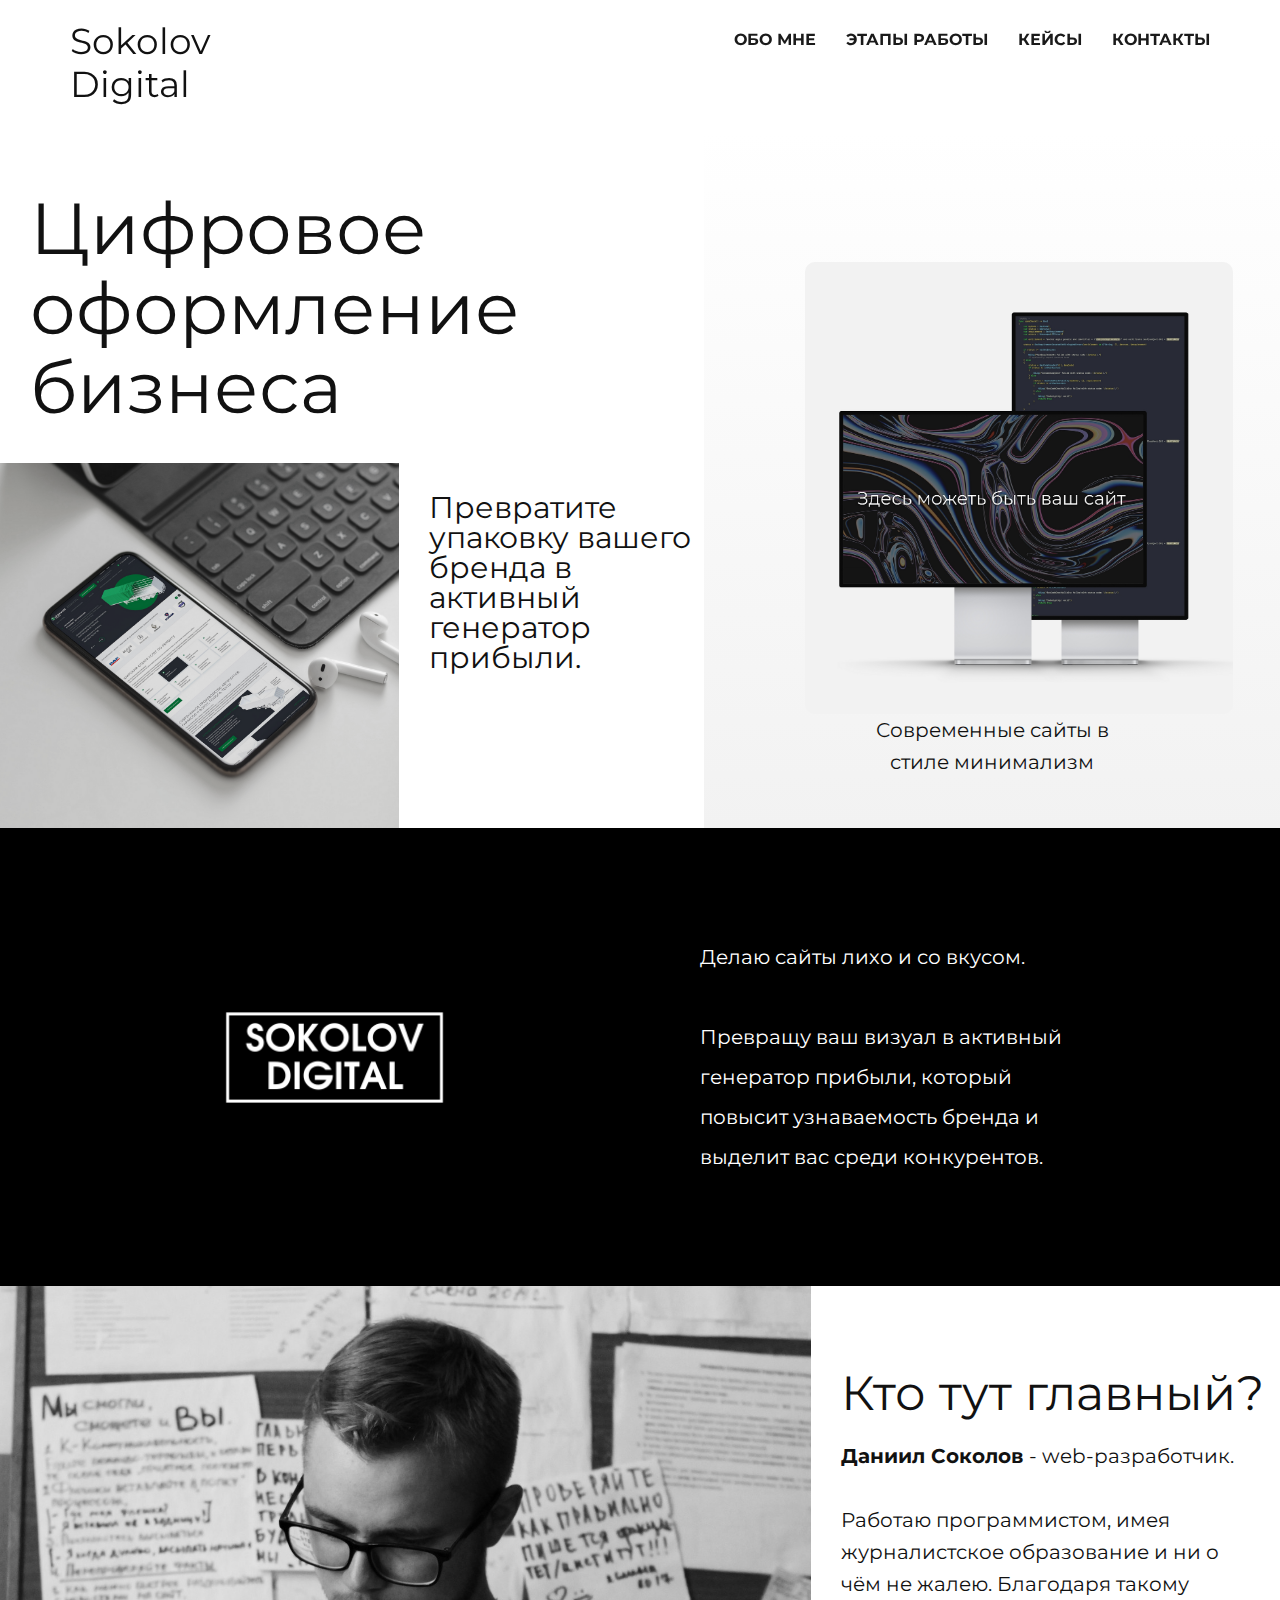
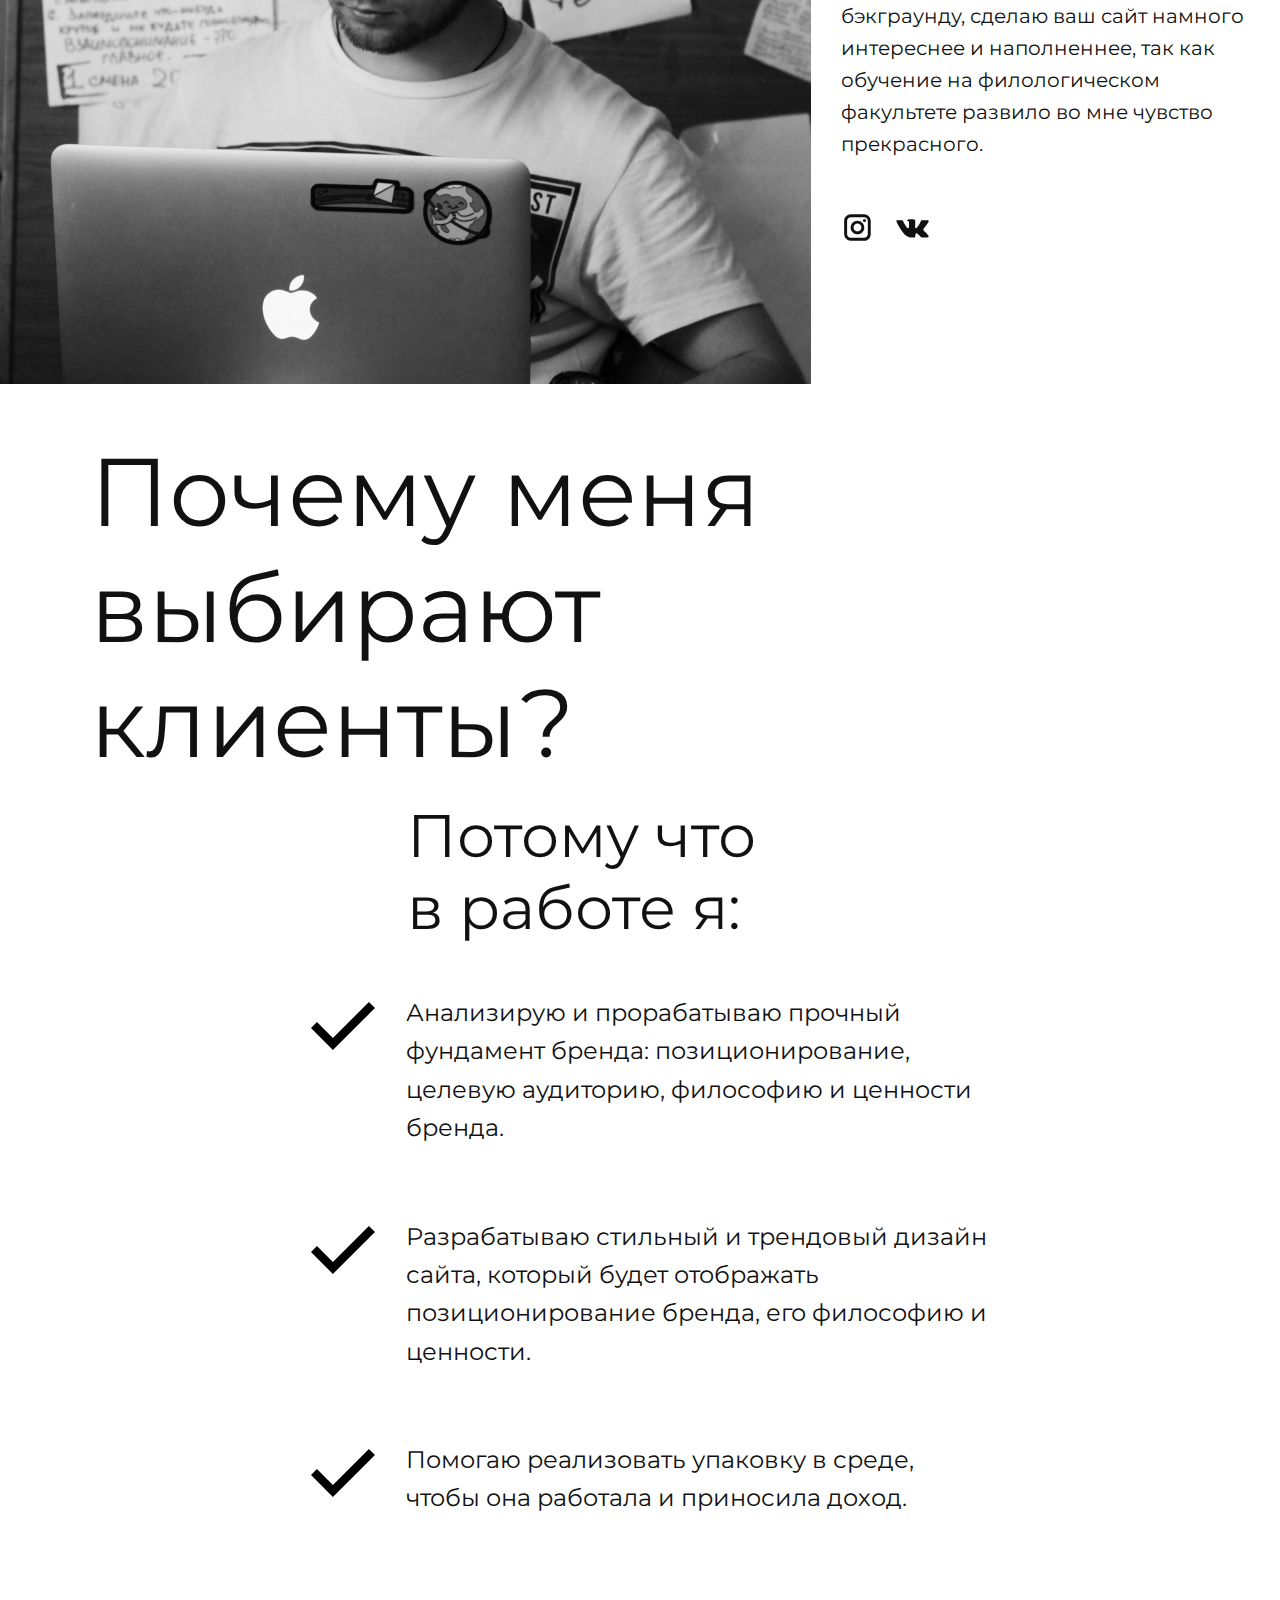
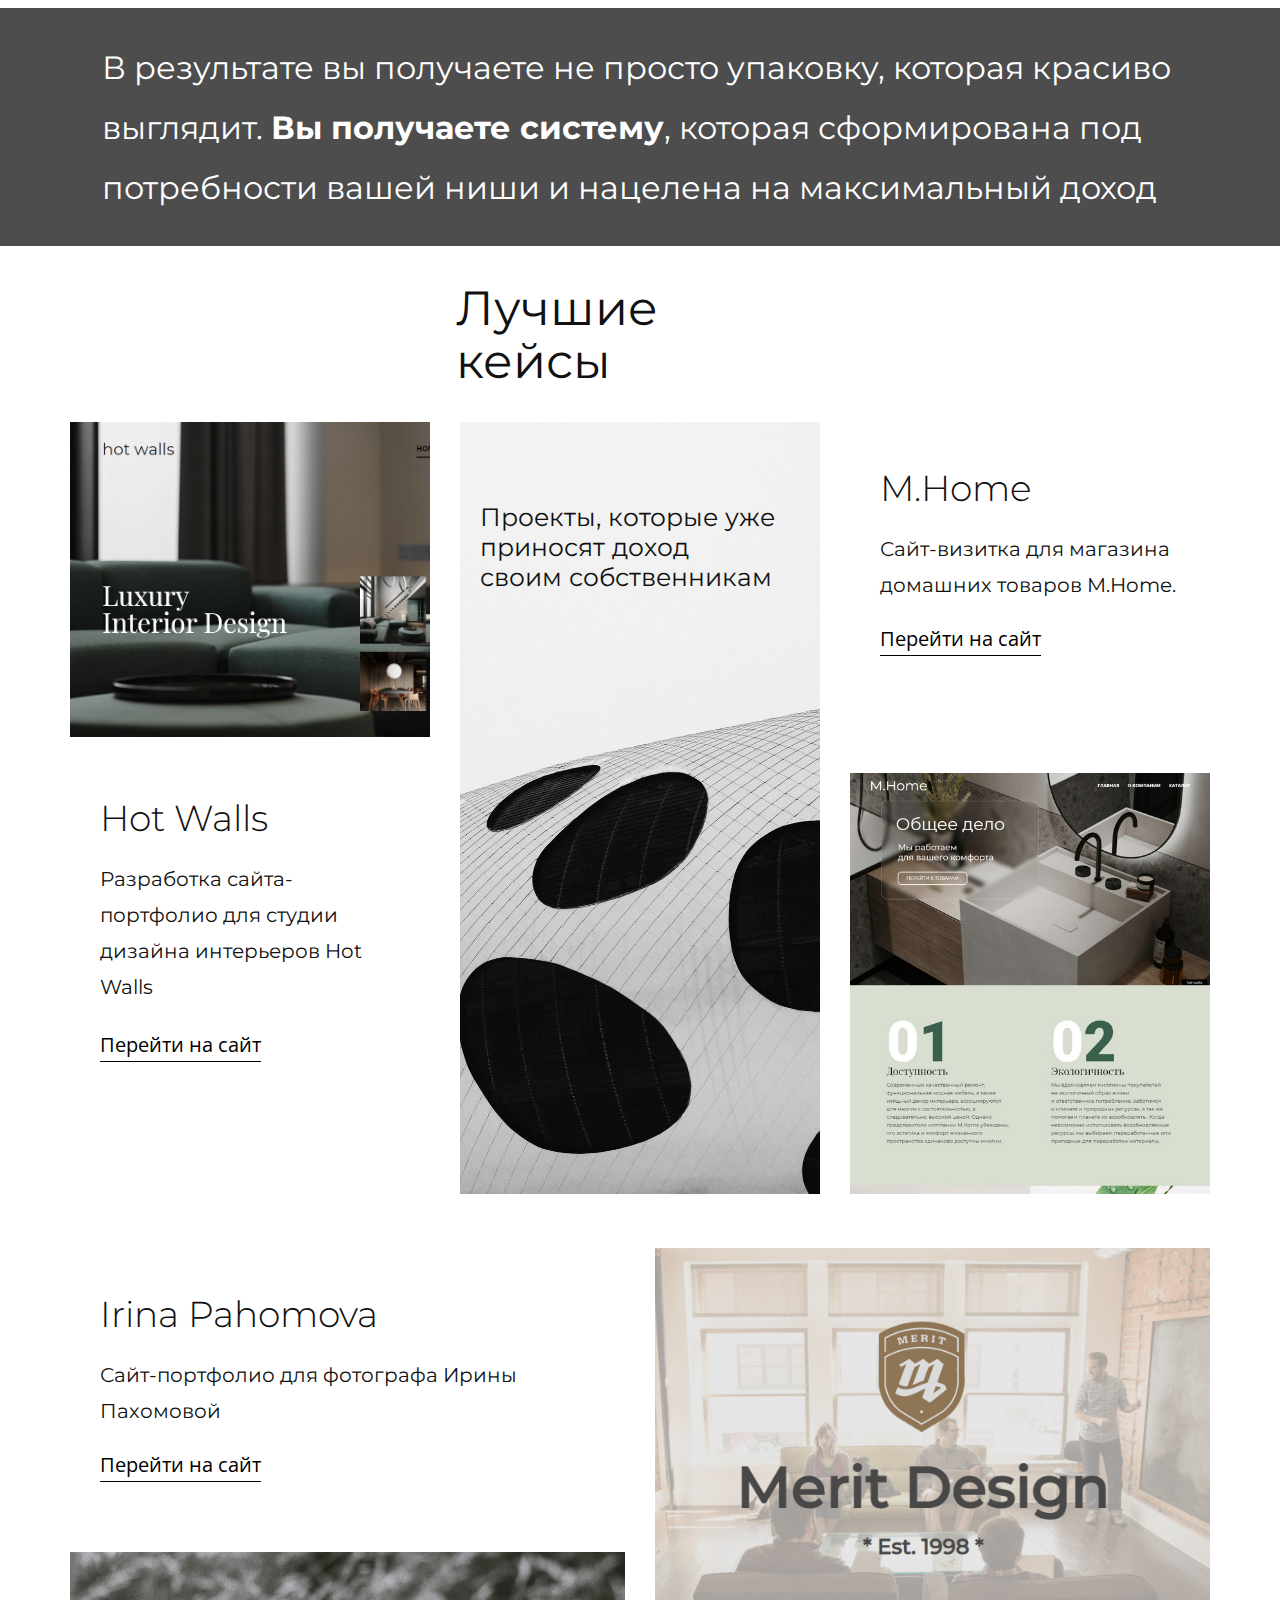
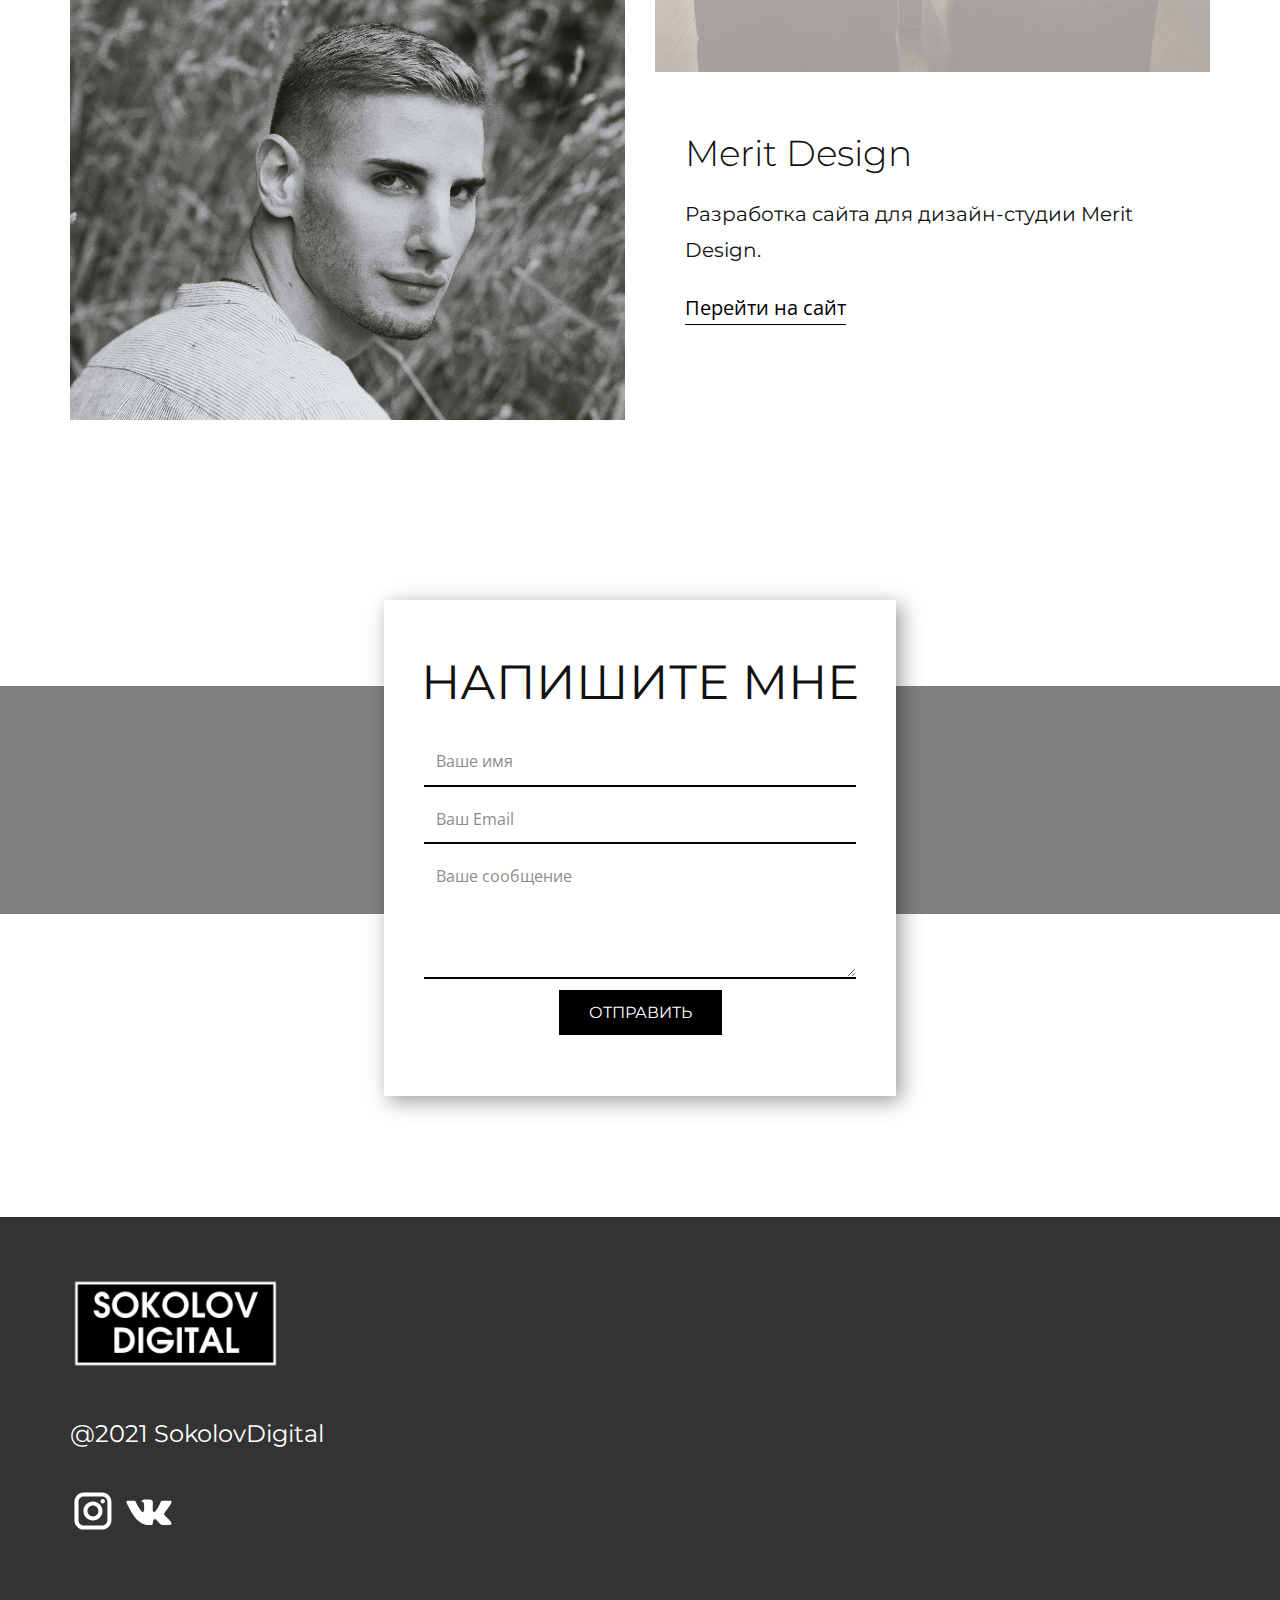
<file: index.html>
<!DOCTYPE html>
<html style="font-size: 16px;">
  <head>
    <meta name="viewport" content="width=device-width, initial-scale=1.0">
    <meta charset="utf-8">
    <meta name="keywords" content="Цифровая упаковка бизнеса​, New day,New creative things., Modern Design, Social Economy Month, Premium DesignAmazing PhotoCreative IdeasUnique Strategy, Welcome to Design Studio">
    <meta name="description" content="">
    <meta name="page_type" content="np-template-header-footer-from-plugin">
    <title>Digital Sokolov</title>
    <link rel="stylesheet" href="nicepage.css" media="screen">
<link rel="stylesheet" href="Digital-Sokolov.css" media="screen">
    <script class="u-script" type="text/javascript" src="jquery.js" defer=""></script>
    <script class="u-script" type="text/javascript" src="nicepage.js" defer=""></script>
    <meta name="generator" content="Nicepage 3.6.2, nicepage.com">
    <link id="u-theme-google-font" rel="stylesheet" href="https://fonts.googleapis.com/css?family=Roboto:100,100i,300,300i,400,400i,500,500i,700,700i,900,900i|Open+Sans:300,300i,400,400i,600,600i,700,700i,800,800i">
    <link id="u-page-google-font" rel="stylesheet" href="https://fonts.googleapis.com/css?family=Montserrat:100,100i,200,200i,300,300i,400,400i,500,500i,600,600i,700,700i,800,800i,900,900i">
    
    
    
    
    
    
    
    
    
    
    <script type="application/ld+json">{
		"@context": "http://schema.org",
		"@type": "Organization",
		"name": "",
		"url": "index.html",
		"sameAs": [
				"https://www.instagram.com/digital_sokolov/",
				"https://vk.com/food_tamer"
		]
}</script>
    <meta property="og:title" content="Digital Sokolov">
    <meta property="og:type" content="website">
    <meta name="theme-color" content="#478ac9">
    <link rel="canonical" href="index.html">
    <meta property="og:url" content="index.html">
  </head>
  <body class="u-body"><header class="u-clearfix u-header u-sticky u-header" id="sec-a162"><div class="u-clearfix u-sheet u-sheet-1">
        <nav class="u-menu u-menu-dropdown u-offcanvas u-menu-1">
          <div class="menu-collapse u-custom-font u-font-montserrat" style="font-size: 1rem; letter-spacing: 0px; text-transform: uppercase; font-weight: 700;">
            <a class="u-button-style u-custom-active-border-color u-custom-active-color u-custom-border u-custom-border-color u-custom-borders u-custom-hover-border-color u-custom-hover-color u-custom-left-right-menu-spacing u-custom-padding-bottom u-custom-text-active-color u-custom-text-color u-custom-text-hover-color u-custom-top-bottom-menu-spacing u-nav-link u-text-active-palette-1-base u-text-hover-palette-2-base" href="#">
              <svg><use xmlns:xlink="http://www.w3.org/1999/xlink" xlink:href="#menu-hamburger"></use></svg>
              <svg version="1.1" xmlns="http://www.w3.org/2000/svg" xmlns:xlink="http://www.w3.org/1999/xlink"><defs><symbol id="menu-hamburger" viewBox="0 0 16 16" style="width: 16px; height: 16px;"><rect y="1" width="16" height="2"></rect><rect y="7" width="16" height="2"></rect><rect y="13" width="16" height="2"></rect>
</symbol>
</defs></svg>
            </a>
          </div>
          <div class="u-custom-menu u-nav-container">
            <ul class="u-custom-font u-font-montserrat u-nav u-spacing-30 u-unstyled u-nav-1"><li class="u-nav-item"><a class="u-border-2 u-border-active-grey-90 u-border-hover-grey-50 u-border-no-left u-border-no-right u-border-no-top u-button-style u-nav-link u-text-active-grey-90 u-text-grey-90 u-text-hover-grey-90" href="#carousel_c4c9" style="padding: 10px 0px;">Обо мне</a>
</li><li class="u-nav-item"><a class="u-border-2 u-border-active-grey-90 u-border-hover-grey-50 u-border-no-left u-border-no-right u-border-no-top u-button-style u-nav-link u-text-active-grey-90 u-text-grey-90 u-text-hover-grey-90" href="#carousel_215f" style="padding: 10px 0px;">Этапы работы</a>
</li><li class="u-nav-item"><a class="u-border-2 u-border-active-grey-90 u-border-hover-grey-50 u-border-no-left u-border-no-right u-border-no-top u-button-style u-nav-link u-text-active-grey-90 u-text-grey-90 u-text-hover-grey-90" href="#carousel_6a3f" style="padding: 10px 0px;">Кейсы</a>
</li><li class="u-nav-item"><a class="u-border-2 u-border-active-grey-90 u-border-hover-grey-50 u-border-no-left u-border-no-right u-border-no-top u-button-style u-nav-link u-text-active-grey-90 u-text-grey-90 u-text-hover-grey-90" href="#carousel_3c44" style="padding: 10px 0px;">Контакты</a>
</li></ul>
          </div>
          <div class="u-custom-menu u-nav-container-collapse">
            <div class="u-black u-container-style u-inner-container-layout u-opacity u-opacity-95 u-sidenav">
              <div class="u-sidenav-overflow">
                <div class="u-menu-close"></div>
                <ul class="u-align-center u-nav u-popupmenu-items u-unstyled u-nav-2"><li class="u-nav-item"><a class="u-button-style u-nav-link" href="#carousel_c4c9" style="padding: 10px 0px;">Обо мне</a>
</li><li class="u-nav-item"><a class="u-button-style u-nav-link" href="#carousel_215f" style="padding: 10px 0px;">Этапы работы</a>
</li><li class="u-nav-item"><a class="u-button-style u-nav-link" href="#carousel_6a3f" style="padding: 10px 0px;">Кейсы</a>
</li><li class="u-nav-item"><a class="u-button-style u-nav-link" href="#carousel_3c44" style="padding: 10px 0px;">Контакты</a>
</li></ul>
              </div>
            </div>
            <div class="u-black u-menu-overlay u-opacity u-opacity-70"></div>
          </div>
        </nav>
        <h3 class="u-custom-font u-font-montserrat u-text u-text-1">Sokolov Digital</h3>
      </div></header>
    <section class="u-clearfix u-section-1" id="carousel_e92b">
      <div class="u-clearfix u-expanded-width u-layout-wrap u-layout-wrap-1">
        <div class="u-layout">
          <div class="u-layout-row">
            <div class="u-size-33 u-size-60-md">
              <div class="u-layout-col">
                <div class="u-size-40">
                  <div class="u-layout-row">
                    <div class="u-container-style u-layout-cell u-size-60 u-layout-cell-1">
                      <div class="u-container-layout u-valign-top-xs u-container-layout-1">
                        <h2 class="u-align-left u-custom-font u-font-montserrat u-text u-text-1">Цифровое оформление бизнеса </h2>
                      </div>
                    </div>
                  </div>
                </div>
                <div class="u-size-20">
                  <div class="u-layout-row">
                    <div class="u-container-style u-image u-layout-cell u-size-34 u-image-1" data-image-width="4000" data-image-height="3000">
                      <div class="u-container-layout u-container-layout-2"></div>
                    </div>
                    <div class="u-align-left u-container-style u-layout-cell u-size-26 u-layout-cell-3">
                      <div class="u-container-layout u-container-layout-3">
                        <p class="u-custom-font u-font-montserrat u-text u-text-2">Превратите упаковку вашего бренда в активный генератор прибыли.&nbsp; </p>
                      </div>
                    </div>
                  </div>
                </div>
              </div>
            </div>
            <div class="u-size-27 u-size-60-md">
              <div class="u-layout-col">
                <div class="u-align-center u-container-style u-gradient u-layout-cell u-size-60 u-layout-cell-4">
                  <div class="u-container-layout u-valign-bottom-xs u-container-layout-4">
                    <img src="images/Monitor2.jpg" alt="" class="u-image u-image-round u-image-2" data-image-width="6000" data-image-height="5000">
                    <p class="u-custom-font u-font-montserrat u-text u-text-3">Современные сайты в стиле минимализм</p>
                  </div>
                </div>
              </div>
            </div>
          </div>
        </div>
      </div>
    </section>
    <section class="u-black u-clearfix u-section-2" id="carousel_d65a">
      <div class="u-clearfix u-sheet u-valign-middle-lg u-valign-middle-md u-valign-middle-sm u-valign-middle-xl u-sheet-1">
        <div class="u-clearfix u-layout-wrap u-layout-wrap-1">
          <div class="u-layout">
            <div class="u-layout-row">
              <div class="u-container-style u-layout-cell u-left-cell u-size-30 u-layout-cell-1">
                <div class="u-container-layout u-valign-middle-lg u-valign-middle-md u-valign-middle-sm u-valign-middle-xl u-container-layout-1">
                  <img src="images/1.png" alt="" class="u-image u-image-default u-preserve-proportions u-image-1" data-image-width="500" data-image-height="500">
                </div>
              </div>
              <div class="u-align-left-xs u-container-style u-layout-cell u-right-cell u-size-30 u-layout-cell-2">
                <div class="u-container-layout u-container-layout-2">
                  <p class="u-custom-font u-font-montserrat u-text u-text-1">Делаю сайты лихо и со вкусом.&nbsp;<br>
                    <br>Превращу ваш визуал в активный генератор прибыли, который повысит узнаваемость бренда и выделит вас среди конкурентов.
                  </p>
                </div>
              </div>
            </div>
          </div>
        </div>
      </div>
    </section>
    <section class="u-clearfix u-valign-top-xs u-section-3" id="carousel_c4c9">
      <div class="u-clearfix u-expanded-width u-layout-wrap u-layout-wrap-1">
        <div class="u-layout">
          <div class="u-layout-row">
            <div class="u-align-left u-container-style u-image u-layout-cell u-left-cell u-size-38 u-image-1" data-image-width="3151" data-image-height="3521">
              <div class="u-container-layout u-container-layout-1"></div>
            </div>
            <div class="u-container-style u-layout-cell u-right-cell u-shape-rectangle u-size-22 u-layout-cell-2">
              <div class="u-container-layout u-valign-top-xs u-container-layout-2">
                <h1 class="u-custom-font u-font-montserrat u-text u-text-1">Кто тут главный?</h1>
                <p class="u-custom-font u-font-montserrat u-text u-text-2">
                  <span style="font-weight: 700;">Даниил Соколов&nbsp;</span>- web-разработчик.&nbsp;<br>
                  <br>Работаю программистом, имея журналистское образование и ни о чём не жалею. Благодаря такому бэкграунду, сделаю ваш сайт намного интереснее и наполненнее, так как обучение на филологическом факультете развило во мне чувство прекрасного.<br>
                </p>
                <div class="u-social-icons u-spacing-22 u-social-icons-1">
                  <a class="u-social-url" target="_blank" href="https://www.instagram.com/digital_sokolov/"><span class="u-icon u-icon-circle u-social-icon u-social-instagram u-icon-1"><svg class="u-svg-link" preserveAspectRatio="xMidYMin slice" viewBox="0 0 112 112" style=""><use xmlns:xlink="http://www.w3.org/1999/xlink" xlink:href="#svg-408e"></use></svg><svg xmlns="http://www.w3.org/2000/svg" xmlns:xlink="http://www.w3.org/1999/xlink" version="1.1" xml:space="preserve" class="u-svg-content" viewBox="0 0 112 112" x="0px" y="0px" id="svg-408e"><path d="M55.9,32.9c-12.8,0-23.2,10.4-23.2,23.2s10.4,23.2,23.2,23.2s23.2-10.4,23.2-23.2S68.7,32.9,55.9,32.9z M55.9,69.4c-7.4,0-13.3-6-13.3-13.3c-0.1-7.4,6-13.3,13.3-13.3s13.3,6,13.3,13.3C69.3,63.5,63.3,69.4,55.9,69.4z"></path><path d="M79.7,26.8c-3,0-5.4,2.5-5.4,5.4s2.5,5.4,5.4,5.4c3,0,5.4-2.5,5.4-5.4S82.7,26.8,79.7,26.8z"></path><path d="M78.2,11H33.5C21,11,10.8,21.3,10.8,33.7v44.7c0,12.6,10.2,22.8,22.7,22.8h44.7c12.6,0,22.7-10.2,22.7-22.7 V33.7C100.8,21.1,90.6,11,78.2,11z M91,78.4c0,7.1-5.8,12.8-12.8,12.8H33.5c-7.1,0-12.8-5.8-12.8-12.8V33.7 c0-7.1,5.8-12.8,12.8-12.8h44.7c7.1,0,12.8,5.8,12.8,12.8V78.4z"></path></svg></span>
                  </a>
                  <a class="u-social-url" target="_blank" href="https://vk.com/food_tamer"><span class="u-icon u-icon-circle u-social-icon u-social-vk u-icon-2"><svg class="u-svg-link" preserveAspectRatio="xMidYMin slice" viewBox="0 0 112 112" style=""><use xmlns:xlink="http://www.w3.org/1999/xlink" xlink:href="#svg-3b17"></use></svg><svg xmlns="http://www.w3.org/2000/svg" xmlns:xlink="http://www.w3.org/1999/xlink" version="1.1" xml:space="preserve" class="u-svg-content" viewBox="0 0 112 112" x="0px" y="0px" id="svg-3b17"><path d="M106,90.1l-14.6,0.1c0,0-3.1,0.6-7.3-2.2c-5.5-3.7-10.8-13.4-14.8-12.1c-4,1.3-3.9,10-3.9,10s0,1.9-0.9,2.8 c-1,1-3,1.3-3,1.3H55c0,0-14.5,0.9-27.3-12.3C13.7,63.5,1.3,35,1.3,35s-0.7-1.9,0-2.8c0.9-1,3.3-1,3.3-1L20.3,31c0,0,1.5,0.3,2.5,1 c0.9,0.6,1.3,1.8,1.3,1.8s2.5,6.4,6,12.1c6.6,11.2,9.6,13.7,11.8,12.4c3.3-1.8,2.2-15.8,2.2-15.8s0-5.2-1.6-7.4 c-1.3-1.8-3.7-2.2-4.9-2.4c-0.9-0.1,0.6-2.2,2.4-3.1c2.8-1.3,7.8-1.5,13.7-1.3c4.6,0,6,0.3,7.8,0.7c5.4,1.3,3.6,6.4,3.6,18.3 c0,3.8-0.7,9.3,2.1,11.1c1.2,0.7,4.2,0.1,11.5-12.3c3.4-5.9,6.1-12.7,6.1-12.7s0.6-1.2,1.5-1.8c0.9-0.6,2.1-0.4,2.1-0.4l16.6-0.1 c0,0,4.9-0.6,5.8,1.6c0.9,2.4-1.8,7.8-8.7,16.7C91.1,64.1,89.7,62.8,99,71.2c8.8,8.1,10.6,12,10.9,12.6 C113.8,89.7,106,90.1,106,90.1z"></path></svg></span>
                  </a>
                </div>
              </div>
            </div>
          </div>
        </div>
      </div>
    </section>
    <section class="u-clearfix u-section-4" id="carousel_215f">
      <div class="u-clearfix u-sheet u-valign-bottom-xs u-sheet-1">
        <h1 class="u-custom-font u-font-montserrat u-text u-text-1">Почему меня выбирают клиенты?</h1>
        <h3 class="u-custom-font u-font-montserrat u-text u-text-2">Потому что в работе я:</h3>
      </div>
    </section>
    <section class="u-clearfix u-section-5" id="sec-8a33">
      <div class="u-clearfix u-sheet u-sheet-1">
        <div class="u-list u-repeater u-list-1">
          <div class="u-container-style u-list-item u-repeater-item">
            <div class="u-container-layout u-similar-container u-container-layout-1"><span class="u-icon u-icon-circle u-text-black u-icon-1"><svg class="u-svg-link" preserveAspectRatio="xMidYMin slice" viewBox="0 0 515.556 515.556" style=""><use xmlns:xlink="http://www.w3.org/1999/xlink" xlink:href="#svg-a637"></use></svg><svg xmlns="http://www.w3.org/2000/svg" xmlns:xlink="http://www.w3.org/1999/xlink" version="1.1" xml:space="preserve" class="u-svg-content" viewBox="0 0 515.556 515.556" id="svg-a637"><path d="m0 274.226 176.549 176.886 339.007-338.672-48.67-47.997-290.337 290-128.553-128.552z"></path></svg>
            
            
          </span>
              <p class="u-custom-font u-font-montserrat u-text u-text-1">Анализирую и прорабатываю прочный фундамент бренда: позиционирование, целевую аудиторию, философию и ценности бренда. </p>
            </div>
          </div>
          <div class="u-container-style u-list-item u-repeater-item">
            <div class="u-container-layout u-similar-container u-container-layout-2"><span class="u-icon u-icon-circle u-text-black u-icon-2"><svg class="u-svg-link" preserveAspectRatio="xMidYMin slice" viewBox="0 0 515.556 515.556" style=""><use xmlns:xlink="http://www.w3.org/1999/xlink" xlink:href="#svg-79c0"></use></svg><svg xmlns="http://www.w3.org/2000/svg" xmlns:xlink="http://www.w3.org/1999/xlink" version="1.1" xml:space="preserve" class="u-svg-content" viewBox="0 0 515.556 515.556" id="svg-79c0"><path d="m0 274.226 176.549 176.886 339.007-338.672-48.67-47.997-290.337 290-128.553-128.552z"></path></svg>
            
            
          </span>
              <p class="u-custom-font u-font-montserrat u-text u-text-2">Разрабатываю стильный и трендовый дизайн сайта, который будет отображать позиционирование бренда, его философию и ценности. </p>
            </div>
          </div>
          <div class="u-container-style u-list-item u-repeater-item">
            <div class="u-container-layout u-similar-container u-container-layout-3"><span class="u-icon u-icon-circle u-text-black u-icon-3"><svg class="u-svg-link" preserveAspectRatio="xMidYMin slice" viewBox="0 0 515.556 515.556" style=""><use xmlns:xlink="http://www.w3.org/1999/xlink" xlink:href="#svg-fbc1"></use></svg><svg xmlns="http://www.w3.org/2000/svg" xmlns:xlink="http://www.w3.org/1999/xlink" version="1.1" xml:space="preserve" class="u-svg-content" viewBox="0 0 515.556 515.556" id="svg-fbc1"><path d="m0 274.226 176.549 176.886 339.007-338.672-48.67-47.997-290.337 290-128.553-128.552z"></path></svg>
            
            
          </span>
              <p class="u-custom-font u-font-montserrat u-text u-text-3">Помогаю реализовать упаковку в среде, чтобы она работала и приносила доход.&nbsp; </p>
            </div>
          </div>
        </div>
      </div>
    </section>
    <section class="u-clearfix u-palette-1-light-2 u-valign-middle u-section-6" id="carousel_297a">
      <div class="u-clearfix u-expanded-width u-layout-wrap u-layout-wrap-1">
        <div class="u-layout">
          <div class="u-layout-row">
            <div class="u-align-left u-container-style u-grey-70 u-layout-cell u-size-60 u-layout-cell-1">
              <div class="u-container-layout u-valign-top u-container-layout-1">
                <h3 class="u-custom-font u-font-montserrat u-text u-text-1">В результате вы получаете не просто упаковку, которая красиво выглядит.&nbsp;<span style="font-weight: 700;">Вы получаете систему</span>, которая сформирована под потребности вашей ниши и нацелена на максимальный доход<span style="font-weight: 400;"></span>
                  <br>
                </h3>
              </div>
            </div>
          </div>
        </div>
      </div>
    </section>
    <section class="u-clearfix u-section-7" id="carousel_6a3f">
      <div class="u-clearfix u-sheet u-sheet-1">
        <h1 class="u-custom-font u-font-montserrat u-text u-text-1">Лучшие кейсы</h1>
        <div class="u-clearfix u-expanded-width u-gutter-30 u-layout-wrap u-layout-wrap-1">
          <div class="u-gutter-0 u-layout">
            <div class="u-layout-row">
              <div class="u-size-20 u-size-60-md">
                <div class="u-layout-col">
                  <div class="u-align-left u-container-style u-image u-layout-cell u-right-cell u-size-30 u-image-1">
                    <div class="u-container-layout u-container-layout-1"></div>
                  </div>
                  <div class="u-container-style u-layout-cell u-right-cell u-size-30 u-layout-cell-2">
                    <div class="u-container-layout u-valign-top-xs u-container-layout-2">
                      <h4 class="u-custom-font u-font-montserrat u-text u-text-2">Hot Walls</h4>
                      <p class="u-custom-font u-font-montserrat u-text u-text-3">Разработка сайта-портфолио для студии дизайна интерьеров Hot Walls</p>
                      <a href="https://sokolovd1.github.io/hot_walls/" class="u-active-none u-border-1 u-border-black u-btn u-btn-rectangle u-button-style u-hover-none u-none u-btn-1">Перейти на сайт</a>
                    </div>
                  </div>
                </div>
              </div>
              <div class="u-size-20 u-size-30-md">
                <div class="u-layout-col">
                  <div class="u-align-left u-container-style u-image u-layout-cell u-size-60 u-image-2" data-image-width="1500" data-image-height="1500">
                    <div class="u-container-layout">
                      <h4 class="u-custom-font u-font-montserrat u-text u-text-4">Проекты, которые уже приносят доход&nbsp;<br>своим собственникам
                      </h4>
                    </div>
                  </div>
                </div>
              </div>
              <div class="u-size-20 u-size-30-md">
                <div class="u-layout-col">
                  <div class="u-container-style u-layout-cell u-left-cell u-shape-rectangle u-size-30 u-layout-cell-4">
                    <div class="u-container-layout u-container-layout-4">
                      <h4 class="u-custom-font u-font-montserrat u-text u-text-5">M.Home</h4>
                      <p class="u-custom-font u-font-montserrat u-text u-text-6">Сайт-визитка для магазина домашних товаров M.Home.</p>
                      <a href="https://sokolovd1.github.io/M.Home/" class="u-active-none u-border-1 u-border-black u-btn u-btn-rectangle u-button-style u-hover-none u-none u-btn-2">Перейти на сайт</a>
                    </div>
                  </div>
                  <div class="u-container-style u-image u-layout-cell u-left-cell u-size-30 u-image-3">
                    <div class="u-container-layout u-valign-middle u-container-layout-5"></div>
                  </div>
                </div>
              </div>
            </div>
          </div>
        </div>
      </div>
    </section>
    <section class="u-clearfix u-section-8" id="carousel_001b">
      <div class="u-clearfix u-sheet u-sheet-1">
        <div class="u-clearfix u-expanded-width u-gutter-30 u-layout-wrap u-layout-wrap-1">
          <div class="u-gutter-0 u-layout">
            <div class="u-layout-row">
              <div class="u-size-30">
                <div class="u-layout-col">
                  <div class="u-container-style u-layout-cell u-left-cell u-shape-rectangle u-size-30 u-layout-cell-1">
                    <div class="u-container-layout u-valign-bottom-xs u-container-layout-1">
                      <h4 class="u-custom-font u-font-montserrat u-text u-text-1">Irina Pahomova</h4>
                      <p class="u-custom-font u-font-montserrat u-text u-text-2">Сайт-портфолио для фотографа Ирины Пахомовой</p>
                      <a href="https://sokolovd1.github.io/Irina_Pahomova/" class="u-active-none u-align-left u-border-1 u-border-black u-btn u-btn-rectangle u-button-style u-hover-none u-none u-btn-1">Перейти на сайт</a>
                    </div>
                  </div>
                  <div class="u-container-style u-image u-layout-cell u-left-cell u-size-30 u-image-1">
                    <div class="u-container-layout u-valign-middle u-container-layout-2"></div>
                  </div>
                </div>
              </div>
              <div class="u-size-30">
                <div class="u-layout-col">
                  <div class="u-align-left u-container-style u-image u-layout-cell u-right-cell u-size-30 u-image-2">
                    <div class="u-container-layout u-container-layout-3"></div>
                  </div>
                  <div class="u-container-style u-layout-cell u-right-cell u-size-30 u-layout-cell-4">
                    <div class="u-container-layout u-valign-top-xs u-container-layout-4">
                      <h4 class="u-custom-font u-font-montserrat u-text u-text-3">Merit Design</h4>
                      <p class="u-custom-font u-font-montserrat u-text u-text-4">Разработка сайта для дизайн-студии Merit Design.</p>
                      <a href="https://sokolovd1.github.io/Merit_Design/" class="u-active-none u-align-left u-border-1 u-border-black u-btn u-btn-rectangle u-button-style u-hover-none u-none u-btn-2">Перейти на сайт</a>
                    </div>
                  </div>
                </div>
              </div>
            </div>
          </div>
        </div>
      </div>
    </section>
    <section class="u-align-center u-clearfix u-valign-middle-lg u-valign-middle-md u-valign-middle-xl u-white u-section-9" id="carousel_3c44">
      <div class="u-expanded-width u-grey-50 u-shape u-shape-rectangle u-shape-1"></div>
      <div class="u-container-style u-group u-group-1">
        <div class="u-container-layout u-valign-bottom-xs u-valign-middle-lg u-valign-middle-md u-valign-middle-sm u-container-layout-1">
          <div class="u-align-center u-container-style u-group u-white u-group-2">
            <div class="u-container-layout u-container-layout-2">
              <h2 class="u-custom-font u-font-montserrat u-text u-text-1">Напишите мне</h2>
              <div class="u-expanded-width-md u-expanded-width-sm u-expanded-width-xs u-form u-form-1">
                <form action="scripts/form-carousel_3c44.php" method="POST" class="u-clearfix u-form-spacing-10 u-form-vertical u-inner-form" style="padding: 10px" source="customphp" name="form">
                  <div class="u-form-group u-form-name u-form-group-1">
                    <label for="name-5a14" class="u-form-control-hidden u-label" wfd-invisible="true">Name</label>
                    <input type="text" placeholder="Ваше имя" id="name-5a14" name="name" class="u-border-2 u-border-black u-border-no-left u-border-no-right u-border-no-top u-input u-input-rectangle u-white" required="">
                  </div>
                  <div class="u-form-email u-form-group u-form-group-2">
                    <label for="email-5a14" class="u-form-control-hidden u-label" wfd-invisible="true">Email</label>
                    <input type="email" placeholder="Ваш Email" id="email-5a14" name="email" class="u-border-2 u-border-black u-border-no-left u-border-no-right u-border-no-top u-input u-input-rectangle u-white" required="">
                  </div>
                  <div class="u-form-group u-form-message u-form-group-3">
                    <label for="message-5a14" class="u-form-control-hidden u-label" wfd-invisible="true">Message</label>
                    <textarea placeholder="Ваше сообщение" rows="4" cols="50" id="message-5a14" name="message" class="u-border-2 u-border-black u-border-no-left u-border-no-right u-border-no-top u-input u-input-rectangle u-white" required=""></textarea>
                  </div>
                  <div class="u-align-center u-form-group u-form-submit u-form-group-4">
                    <a href="https://nicepage.com" class="u-active-grey-70 u-black u-btn u-btn-submit u-button-style u-custom-font u-font-montserrat u-hover-grey-80 u-btn-1">Отправить</a>
                    <input type="submit" value="submit" class="u-form-control-hidden" wfd-invisible="true">
                  </div>
                  <div class="u-form-send-message u-form-send-success" wfd-invisible="true">Спасибо за письмо!</div>
                  <div class="u-form-send-error u-form-send-message" wfd-invisible="true">Упс! Что-то пошло не так</div>
                  <input type="hidden" value="" name="recaptchaResponse" wfd-invisible="true">
                </form>
              </div>
            </div>
          </div>
        </div>
      </div>
    </section>
    
    
    <footer class="u-clearfix u-footer u-grey-80" id="sec-e0c4"><div class="u-clearfix u-sheet u-sheet-1">
        <div class="u-clearfix u-expanded-width u-gutter-100 u-layout-wrap u-layout-wrap-1">
          <div class="u-gutter-0 u-layout">
            <div class="u-layout-row">
              <div class="u-align-center-sm u-align-left-md u-align-left-xl u-align-left-xs u-container-style u-layout-cell u-left-cell u-size-60 u-layout-cell-1">
                <div class="u-container-layout u-valign-middle u-container-layout-1">
                  <img src="images/11.png" alt="" class="u-image u-image-default u-preserve-proportions u-image-1" data-image-width="500" data-image-height="500">
                </div>
              </div>
            </div>
          </div>
        </div><!--position-->
        <div data-position="" class="u-expanded-width-lg u-expanded-width-md u-expanded-width-sm u-expanded-width-xs u-position u-position-1"><!--block-->
          <div class="u-block">
            <div class="u-block-container u-clearfix"><!--block_header-->
              <h5 class="u-block-header u-custom-font u-font-montserrat u-text u-text-1"><!--block_header_content--><!--/block_header_content--></h5><!--/block_header--><!--block_content-->
              <div class="u-block-content u-custom-font u-font-montserrat u-text u-text-2"><!--block_content_content-->@2021 SokolovDigital<!--/block_content_content--></div><!--/block_content-->
            </div>
          </div><!--/block-->
        </div><!--/position-->
        <div class="u-social-icons u-spacing-10 u-social-icons-1">
          <a class="u-social-url" target="_blank" href="https://www.instagram.com/digital_sokolov/"><span class="u-icon u-icon-circle u-social-icon u-social-instagram u-icon-1"><svg class="u-svg-link" preserveAspectRatio="xMidYMin slice" viewBox="0 0 112 112" style=""><use xmlns:xlink="http://www.w3.org/1999/xlink" xlink:href="#svg-2901"></use></svg><svg xmlns="http://www.w3.org/2000/svg" xmlns:xlink="http://www.w3.org/1999/xlink" version="1.1" xml:space="preserve" class="u-svg-content" viewBox="0 0 112 112" x="0px" y="0px" id="svg-2901"><path d="M55.9,32.9c-12.8,0-23.2,10.4-23.2,23.2s10.4,23.2,23.2,23.2s23.2-10.4,23.2-23.2S68.7,32.9,55.9,32.9z M55.9,69.4c-7.4,0-13.3-6-13.3-13.3c-0.1-7.4,6-13.3,13.3-13.3s13.3,6,13.3,13.3C69.3,63.5,63.3,69.4,55.9,69.4z"></path><path d="M79.7,26.8c-3,0-5.4,2.5-5.4,5.4s2.5,5.4,5.4,5.4c3,0,5.4-2.5,5.4-5.4S82.7,26.8,79.7,26.8z"></path><path d="M78.2,11H33.5C21,11,10.8,21.3,10.8,33.7v44.7c0,12.6,10.2,22.8,22.7,22.8h44.7c12.6,0,22.7-10.2,22.7-22.7 V33.7C100.8,21.1,90.6,11,78.2,11z M91,78.4c0,7.1-5.8,12.8-12.8,12.8H33.5c-7.1,0-12.8-5.8-12.8-12.8V33.7 c0-7.1,5.8-12.8,12.8-12.8h44.7c7.1,0,12.8,5.8,12.8,12.8V78.4z"></path></svg></span>
          </a>
          <a class="u-social-url" target="_blank" href="https://vk.com/food_tamer"><span class="u-icon u-icon-circle u-social-icon u-social-vk u-icon-2"><svg class="u-svg-link" preserveAspectRatio="xMidYMin slice" viewBox="0 0 112 112" style=""><use xmlns:xlink="http://www.w3.org/1999/xlink" xlink:href="#svg-db66"></use></svg><svg xmlns="http://www.w3.org/2000/svg" xmlns:xlink="http://www.w3.org/1999/xlink" version="1.1" xml:space="preserve" class="u-svg-content" viewBox="0 0 112 112" x="0px" y="0px" id="svg-db66"><path d="M106,90.1l-14.6,0.1c0,0-3.1,0.6-7.3-2.2c-5.5-3.7-10.8-13.4-14.8-12.1c-4,1.3-3.9,10-3.9,10s0,1.9-0.9,2.8 c-1,1-3,1.3-3,1.3H55c0,0-14.5,0.9-27.3-12.3C13.7,63.5,1.3,35,1.3,35s-0.7-1.9,0-2.8c0.9-1,3.3-1,3.3-1L20.3,31c0,0,1.5,0.3,2.5,1 c0.9,0.6,1.3,1.8,1.3,1.8s2.5,6.4,6,12.1c6.6,11.2,9.6,13.7,11.8,12.4c3.3-1.8,2.2-15.8,2.2-15.8s0-5.2-1.6-7.4 c-1.3-1.8-3.7-2.2-4.9-2.4c-0.9-0.1,0.6-2.2,2.4-3.1c2.8-1.3,7.8-1.5,13.7-1.3c4.6,0,6,0.3,7.8,0.7c5.4,1.3,3.6,6.4,3.6,18.3 c0,3.8-0.7,9.3,2.1,11.1c1.2,0.7,4.2,0.1,11.5-12.3c3.4-5.9,6.1-12.7,6.1-12.7s0.6-1.2,1.5-1.8c0.9-0.6,2.1-0.4,2.1-0.4l16.6-0.1 c0,0,4.9-0.6,5.8,1.6c0.9,2.4-1.8,7.8-8.7,16.7C91.1,64.1,89.7,62.8,99,71.2c8.8,8.1,10.6,12,10.9,12.6 C113.8,89.7,106,90.1,106,90.1z"></path></svg></span>
          </a>
        </div>
      </div></footer>
    <section class="u-backlink u-clearfix u-grey-80">
      <a class="u-link" href="https://nicepage.com/website-templates" target="_blank">
        <span></span>
      </a>
      <p class="u-text">
        <span></span>
      </p>
      <a class="u-link" href="https://nicepage.com/" target="_blank">
        <span></span>
      </a>
    </section><span style="height: 64px; width: 64px; margin-left: 0px; margin-right: auto; margin-top: 0px; background-image: none; right: 20px; bottom: 20px" class="u-back-to-top u-icon u-icon-circle u-opacity u-opacity-85 u-text-grey-75" data-href="#">
        <svg class="u-svg-link" preserveAspectRatio="xMidYMin slice" viewBox="0 0 551.13 551.13"><use xmlns:xlink="http://www.w3.org/1999/xlink" xlink:href="#svg-1d98"></use></svg>
        <svg class="u-svg-content" enable-background="new 0 0 551.13 551.13" viewBox="0 0 551.13 551.13" xmlns="http://www.w3.org/2000/svg" id="svg-1d98"><path d="m275.565 189.451 223.897 223.897h51.668l-275.565-275.565-275.565 275.565h51.668z"></path></svg>
    </span>
  </body>
</html>
</file>
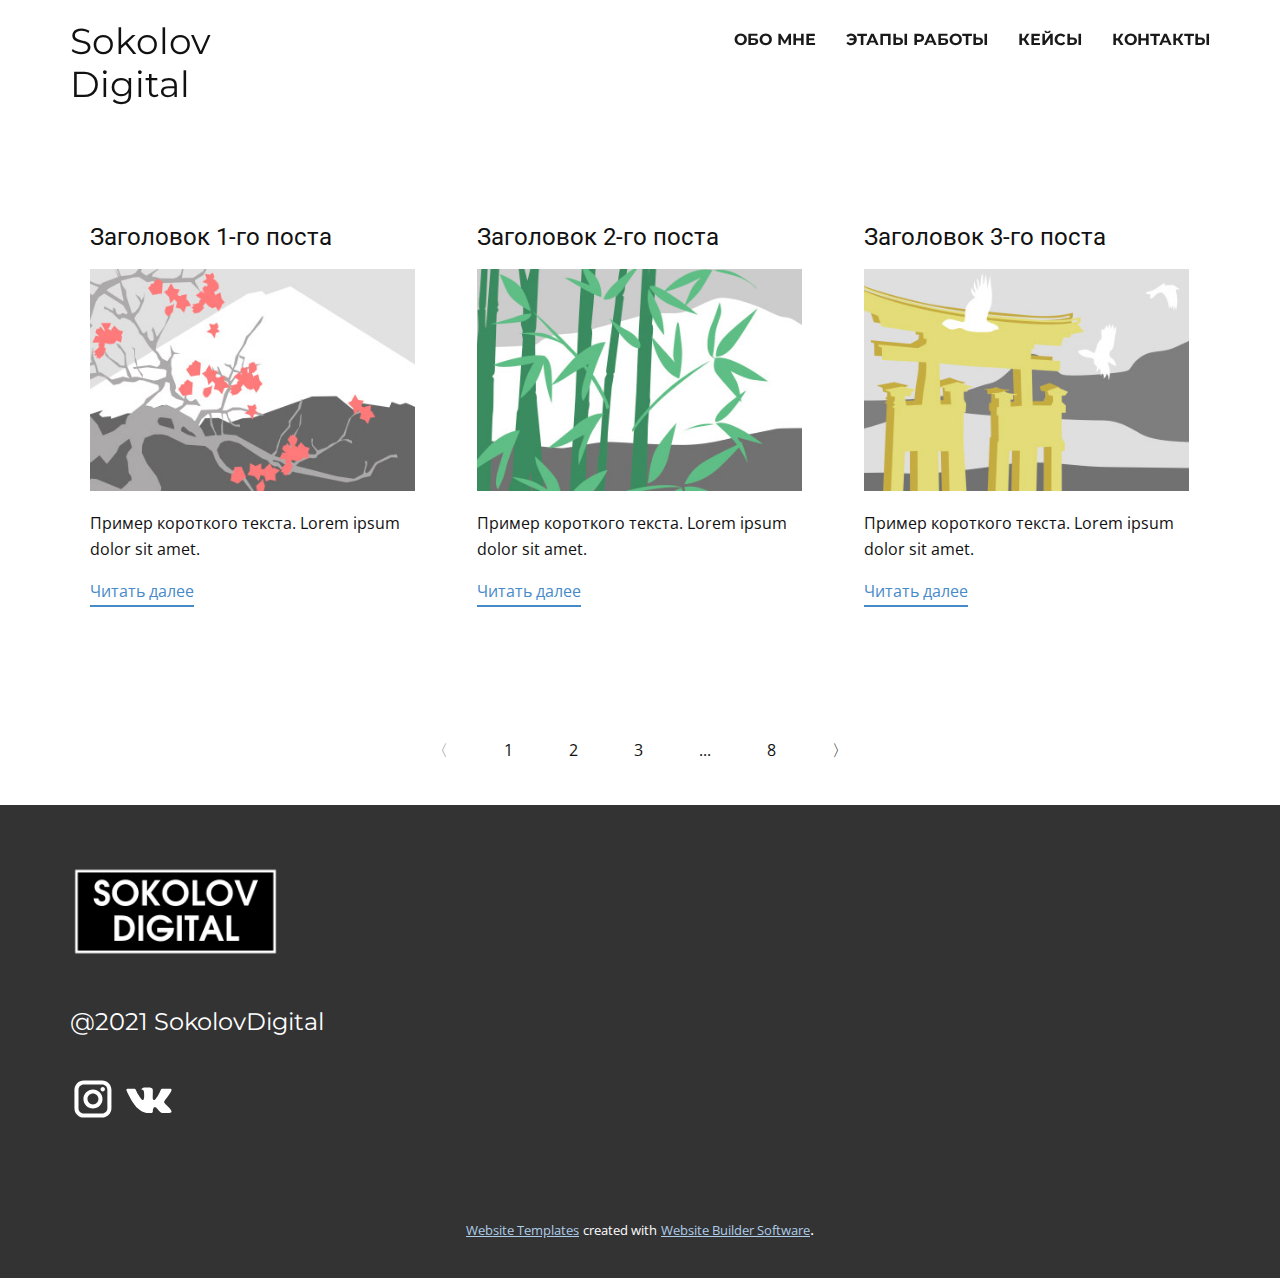
<file: Blog-Template.html>
<!DOCTYPE html>
<html style="font-size: 16px;">
  <head>
    <meta name="viewport" content="width=device-width, initial-scale=1.0">
    <meta charset="utf-8">
    <meta name="keywords" content="">
    <meta name="description" content="">
    <meta name="page_type" content="np-template-header-footer-from-plugin">
    <title>Blog Template</title>
    <link rel="stylesheet" href="nicepage.css" media="screen">
<link rel="stylesheet" href="Blog-Template.css" media="screen">
    <script class="u-script" type="text/javascript" src="jquery.js" defer=""></script>
    <script class="u-script" type="text/javascript" src="nicepage.js" defer=""></script>
    <meta name="generator" content="Nicepage 3.6.2, nicepage.com">
    <link id="u-theme-google-font" rel="stylesheet" href="https://fonts.googleapis.com/css?family=Roboto:100,100i,300,300i,400,400i,500,500i,700,700i,900,900i|Open+Sans:300,300i,400,400i,600,600i,700,700i,800,800i">
    <link id="u-page-google-font" rel="stylesheet" href="https://fonts.googleapis.com/css?family=Montserrat:100,100i,200,200i,300,300i,400,400i,500,500i,600,600i,700,700i,800,800i,900,900i">
    
    
    
    <script type="application/ld+json">{
		"@context": "http://schema.org",
		"@type": "Organization",
		"name": "",
		"url": "index.html",
		"sameAs": [
				"https://www.instagram.com/digital_sokolov/",
				"https://vk.com/food_tamer"
		]
}</script>
    <meta property="og:title" content="Blog Template">
    <meta property="og:type" content="website">
    <meta name="theme-color" content="#478ac9">
    <link rel="canonical" href="index.html">
    <meta property="og:url" content="index.html">
  </head>
  <body class="u-body"><header class="u-clearfix u-header u-sticky u-header" id="sec-a162"><div class="u-clearfix u-sheet u-sheet-1">
        <nav class="u-menu u-menu-dropdown u-offcanvas u-menu-1">
          <div class="menu-collapse u-custom-font u-font-montserrat" style="font-size: 1rem; letter-spacing: 0px; text-transform: uppercase; font-weight: 700;">
            <a class="u-button-style u-custom-active-border-color u-custom-active-color u-custom-border u-custom-border-color u-custom-borders u-custom-hover-border-color u-custom-hover-color u-custom-left-right-menu-spacing u-custom-padding-bottom u-custom-text-active-color u-custom-text-color u-custom-text-hover-color u-custom-top-bottom-menu-spacing u-nav-link u-text-active-palette-1-base u-text-hover-palette-2-base" href="#">
              <svg><use xmlns:xlink="http://www.w3.org/1999/xlink" xlink:href="#menu-hamburger"></use></svg>
              <svg version="1.1" xmlns="http://www.w3.org/2000/svg" xmlns:xlink="http://www.w3.org/1999/xlink"><defs><symbol id="menu-hamburger" viewBox="0 0 16 16" style="width: 16px; height: 16px;"><rect y="1" width="16" height="2"></rect><rect y="7" width="16" height="2"></rect><rect y="13" width="16" height="2"></rect>
</symbol>
</defs></svg>
            </a>
          </div>
          <div class="u-custom-menu u-nav-container">
            <ul class="u-custom-font u-font-montserrat u-nav u-spacing-30 u-unstyled u-nav-1"><li class="u-nav-item"><a class="u-border-2 u-border-active-grey-90 u-border-hover-grey-50 u-border-no-left u-border-no-right u-border-no-top u-button-style u-nav-link u-text-active-grey-90 u-text-grey-90 u-text-hover-grey-90" href="Digital-Sokolov.html" style="padding: 10px 0px;">Обо мне</a>
</li><li class="u-nav-item"><a class="u-border-2 u-border-active-grey-90 u-border-hover-grey-50 u-border-no-left u-border-no-right u-border-no-top u-button-style u-nav-link u-text-active-grey-90 u-text-grey-90 u-text-hover-grey-90" style="padding: 10px 0px;">Этапы работы</a>
</li><li class="u-nav-item"><a class="u-border-2 u-border-active-grey-90 u-border-hover-grey-50 u-border-no-left u-border-no-right u-border-no-top u-button-style u-nav-link u-text-active-grey-90 u-text-grey-90 u-text-hover-grey-90" style="padding: 10px 0px;">Кейсы</a>
</li><li class="u-nav-item"><a class="u-border-2 u-border-active-grey-90 u-border-hover-grey-50 u-border-no-left u-border-no-right u-border-no-top u-button-style u-nav-link u-text-active-grey-90 u-text-grey-90 u-text-hover-grey-90" style="padding: 10px 0px;">Контакты</a>
</li></ul>
          </div>
          <div class="u-custom-menu u-nav-container-collapse">
            <div class="u-black u-container-style u-inner-container-layout u-opacity u-opacity-95 u-sidenav">
              <div class="u-sidenav-overflow">
                <div class="u-menu-close"></div>
                <ul class="u-align-center u-nav u-popupmenu-items u-unstyled u-nav-2"><li class="u-nav-item"><a class="u-button-style u-nav-link" href="Digital-Sokolov.html" style="padding: 10px 0px;">Обо мне</a>
</li><li class="u-nav-item"><a class="u-button-style u-nav-link" style="padding: 10px 0px;">Этапы работы</a>
</li><li class="u-nav-item"><a class="u-button-style u-nav-link" style="padding: 10px 0px;">Кейсы</a>
</li><li class="u-nav-item"><a class="u-button-style u-nav-link" style="padding: 10px 0px;">Контакты</a>
</li></ul>
              </div>
            </div>
            <div class="u-black u-menu-overlay u-opacity u-opacity-70"></div>
          </div>
        </nav>
        <h3 class="u-custom-font u-font-montserrat u-text u-text-1">Sokolov Digital</h3>
      </div></header>
    <section class="u-clearfix u-section-1" id="sec-a5ca">
      <div class="u-clearfix u-sheet u-valign-middle u-sheet-1"><!--blog--><!--blog_options_json--><!--{"type":"Recent","source":"","tags":"","count":3}--><!--/blog_options_json-->
        <div class="u-blog u-expanded-width u-repeater u-repeater-1"><!--blog_post-->
          <div class="u-blog-post u-container-style u-repeater-item u-white u-repeater-item-1">
            <div class="u-container-layout u-similar-container u-valign-top u-container-layout-1"><!--blog_post_header-->
              <h4 class="u-blog-control u-text u-text-1">
                <a class="u-post-header-link" href="blog/пост.html"><!--blog_post_header_content-->Заголовок 1-го поста<!--/blog_post_header_content--></a>
              </h4><!--/blog_post_header--><!--blog_post_image-->
              <img alt="" class="u-blog-control u-image u-image-default u-image-1" src="images/1.jpeg"><!--/blog_post_image--><!--blog_post_content-->
              <div class="u-blog-control u-post-content u-text u-text-2"><!--blog_post_content_content-->Пример короткого текста. Lorem ipsum dolor sit amet.<!--/blog_post_content_content--></div><!--/blog_post_content--><!--blog_post_readmore-->
              <a href="blog/пост.html" class="u-blog-control u-border-2 u-border-palette-1-base u-btn u-btn-rectangle u-button-style u-none u-btn-1"><!--blog_post_readmore_content-->Читать далее<!--/blog_post_readmore_content--></a><!--/blog_post_readmore-->
            </div>
          </div><!--/blog_post--><!--blog_post-->
          <div class="u-blog-post u-container-style u-repeater-item u-video-cover u-white">
            <div class="u-container-layout u-similar-container u-valign-top u-container-layout-2"><!--blog_post_header-->
              <h4 class="u-blog-control u-text u-text-3">
                <a class="u-post-header-link" href="blog/пост-1.html"><!--blog_post_header_content-->Заголовок 2-го поста<!--/blog_post_header_content--></a>
              </h4><!--/blog_post_header--><!--blog_post_image-->
              <img alt="" class="u-blog-control u-image u-image-default u-image-2" src="images/2.jpeg"><!--/blog_post_image--><!--blog_post_content-->
              <div class="u-blog-control u-post-content u-text u-text-4"><!--blog_post_content_content-->Пример короткого текста. Lorem ipsum dolor sit amet.<!--/blog_post_content_content--></div><!--/blog_post_content--><!--blog_post_readmore-->
              <a href="blog/пост-1.html" class="u-blog-control u-border-2 u-border-palette-1-base u-btn u-btn-rectangle u-button-style u-none u-btn-2"><!--blog_post_readmore_content-->Читать далее<!--/blog_post_readmore_content--></a><!--/blog_post_readmore-->
            </div>
          </div><!--/blog_post--><!--blog_post-->
          <div class="u-blog-post u-container-style u-repeater-item u-video-cover u-white">
            <div class="u-container-layout u-similar-container u-valign-top u-container-layout-3"><!--blog_post_header-->
              <h4 class="u-blog-control u-text u-text-5">
                <a class="u-post-header-link" href="blog/пост-2.html"><!--blog_post_header_content-->Заголовок 3-го поста<!--/blog_post_header_content--></a>
              </h4><!--/blog_post_header--><!--blog_post_image-->
              <img alt="" class="u-blog-control u-image u-image-default u-image-3" src="images/3.jpeg"><!--/blog_post_image--><!--blog_post_content-->
              <div class="u-blog-control u-post-content u-text u-text-6"><!--blog_post_content_content-->Пример короткого текста. Lorem ipsum dolor sit amet.<!--/blog_post_content_content--></div><!--/blog_post_content--><!--blog_post_readmore-->
              <a href="blog/пост-2.html" class="u-blog-control u-border-2 u-border-palette-1-base u-btn u-btn-rectangle u-button-style u-none u-btn-3"><!--blog_post_readmore_content-->Читать далее<!--/blog_post_readmore_content--></a><!--/blog_post_readmore-->
            </div>
          </div><!--/blog_post-->
        </div><!--/blog-->
      </div>
    </section>
    <section class="u-clearfix u-section-2" id="sec-7c16">
      <div class="u-clearfix u-sheet u-sheet-1">
        <ul class="responsive-style1 u-pagination u-unstyled u-pagination-1">
          <li class="disabled prev u-nav-item u-pagination-item">
            <a class="u-button-style u-nav-link" href="#" style="padding: 16px 28px;">〈</a>
          </li>
          <li class="active u-nav-item u-pagination-item">
            <a class="u-button-style u-nav-link" href="#" style="padding: 16px 28px;">1</a>
          </li>
          <li class="u-nav-item u-pagination-item">
            <a class="u-button-style u-nav-link" href="#" style="padding: 16px 28px;">2</a>
          </li>
          <li class="u-nav-item u-pagination-item">
            <a class="u-button-style u-nav-link" href="#" style="padding: 16px 28px;">3</a>
          </li>
          <li class="u-nav-item u-pagination-item u-pagination-separator">
            <a class="u-button-style u-nav-link" href="#" style="padding: 16px 28px;">...</a>
          </li>
          <li class="u-nav-item u-pagination-item">
            <a class="u-button-style u-nav-link" href="#" style="padding: 16px 28px;">8</a>
          </li>
          <li class="next u-nav-item u-pagination-item">
            <a class="u-button-style u-nav-link" href="#" style="padding: 16px 28px;">〉</a>
          </li>
        </ul>
      </div>
    </section>
    
    
    <footer class="u-clearfix u-footer u-grey-80" id="sec-e0c4"><div class="u-clearfix u-sheet u-sheet-1">
        <div class="u-clearfix u-expanded-width u-gutter-100 u-layout-wrap u-layout-wrap-1">
          <div class="u-gutter-0 u-layout">
            <div class="u-layout-row">
              <div class="u-align-center-sm u-align-left-md u-align-left-xl u-align-left-xs u-container-style u-layout-cell u-left-cell u-size-60 u-layout-cell-1">
                <div class="u-container-layout u-valign-middle u-container-layout-1">
                  <img src="images/11.png" alt="" class="u-image u-image-default u-preserve-proportions u-image-1" data-image-width="500" data-image-height="500">
                </div>
              </div>
            </div>
          </div>
        </div><!--position-->
        <div data-position="" class="u-expanded-width-lg u-expanded-width-md u-expanded-width-sm u-expanded-width-xs u-position u-position-1"><!--block-->
          <div class="u-block">
            <div class="u-block-container u-clearfix"><!--block_header-->
              <h5 class="u-block-header u-custom-font u-font-montserrat u-text u-text-1"><!--block_header_content--><!--/block_header_content--></h5><!--/block_header--><!--block_content-->
              <div class="u-block-content u-custom-font u-font-montserrat u-text u-text-2"><!--block_content_content-->@2021 SokolovDigital<!--/block_content_content--></div><!--/block_content-->
            </div>
          </div><!--/block-->
        </div><!--/position-->
        <div class="u-social-icons u-spacing-10 u-social-icons-1">
          <a class="u-social-url" target="_blank" href="https://www.instagram.com/digital_sokolov/"><span class="u-icon u-icon-circle u-social-icon u-social-instagram u-icon-1"><svg class="u-svg-link" preserveAspectRatio="xMidYMin slice" viewBox="0 0 112 112" style=""><use xmlns:xlink="http://www.w3.org/1999/xlink" xlink:href="#svg-2901"></use></svg><svg xmlns="http://www.w3.org/2000/svg" xmlns:xlink="http://www.w3.org/1999/xlink" version="1.1" xml:space="preserve" class="u-svg-content" viewBox="0 0 112 112" x="0px" y="0px" id="svg-2901"><path d="M55.9,32.9c-12.8,0-23.2,10.4-23.2,23.2s10.4,23.2,23.2,23.2s23.2-10.4,23.2-23.2S68.7,32.9,55.9,32.9z M55.9,69.4c-7.4,0-13.3-6-13.3-13.3c-0.1-7.4,6-13.3,13.3-13.3s13.3,6,13.3,13.3C69.3,63.5,63.3,69.4,55.9,69.4z"></path><path d="M79.7,26.8c-3,0-5.4,2.5-5.4,5.4s2.5,5.4,5.4,5.4c3,0,5.4-2.5,5.4-5.4S82.7,26.8,79.7,26.8z"></path><path d="M78.2,11H33.5C21,11,10.8,21.3,10.8,33.7v44.7c0,12.6,10.2,22.8,22.7,22.8h44.7c12.6,0,22.7-10.2,22.7-22.7 V33.7C100.8,21.1,90.6,11,78.2,11z M91,78.4c0,7.1-5.8,12.8-12.8,12.8H33.5c-7.1,0-12.8-5.8-12.8-12.8V33.7 c0-7.1,5.8-12.8,12.8-12.8h44.7c7.1,0,12.8,5.8,12.8,12.8V78.4z"></path></svg></span>
          </a>
          <a class="u-social-url" target="_blank" href="https://vk.com/food_tamer"><span class="u-icon u-icon-circle u-social-icon u-social-vk u-icon-2"><svg class="u-svg-link" preserveAspectRatio="xMidYMin slice" viewBox="0 0 112 112" style=""><use xmlns:xlink="http://www.w3.org/1999/xlink" xlink:href="#svg-db66"></use></svg><svg xmlns="http://www.w3.org/2000/svg" xmlns:xlink="http://www.w3.org/1999/xlink" version="1.1" xml:space="preserve" class="u-svg-content" viewBox="0 0 112 112" x="0px" y="0px" id="svg-db66"><path d="M106,90.1l-14.6,0.1c0,0-3.1,0.6-7.3-2.2c-5.5-3.7-10.8-13.4-14.8-12.1c-4,1.3-3.9,10-3.9,10s0,1.9-0.9,2.8 c-1,1-3,1.3-3,1.3H55c0,0-14.5,0.9-27.3-12.3C13.7,63.5,1.3,35,1.3,35s-0.7-1.9,0-2.8c0.9-1,3.3-1,3.3-1L20.3,31c0,0,1.5,0.3,2.5,1 c0.9,0.6,1.3,1.8,1.3,1.8s2.5,6.4,6,12.1c6.6,11.2,9.6,13.7,11.8,12.4c3.3-1.8,2.2-15.8,2.2-15.8s0-5.2-1.6-7.4 c-1.3-1.8-3.7-2.2-4.9-2.4c-0.9-0.1,0.6-2.2,2.4-3.1c2.8-1.3,7.8-1.5,13.7-1.3c4.6,0,6,0.3,7.8,0.7c5.4,1.3,3.6,6.4,3.6,18.3 c0,3.8-0.7,9.3,2.1,11.1c1.2,0.7,4.2,0.1,11.5-12.3c3.4-5.9,6.1-12.7,6.1-12.7s0.6-1.2,1.5-1.8c0.9-0.6,2.1-0.4,2.1-0.4l16.6-0.1 c0,0,4.9-0.6,5.8,1.6c0.9,2.4-1.8,7.8-8.7,16.7C91.1,64.1,89.7,62.8,99,71.2c8.8,8.1,10.6,12,10.9,12.6 C113.8,89.7,106,90.1,106,90.1z"></path></svg></span>
          </a>
        </div>
      </div></footer>
    <section class="u-backlink u-clearfix u-grey-80">
      <a class="u-link" href="https://nicepage.com/website-templates" target="_blank">
        <span>Website Templates</span>
      </a>
      <p class="u-text">
        <span>created with</span>
      </p>
      <a class="u-link" href="https://nicepage.com/" target="_blank">
        <span>Website Builder Software</span>
      </a>. 
    </section>
  </body>
</html>
</file>
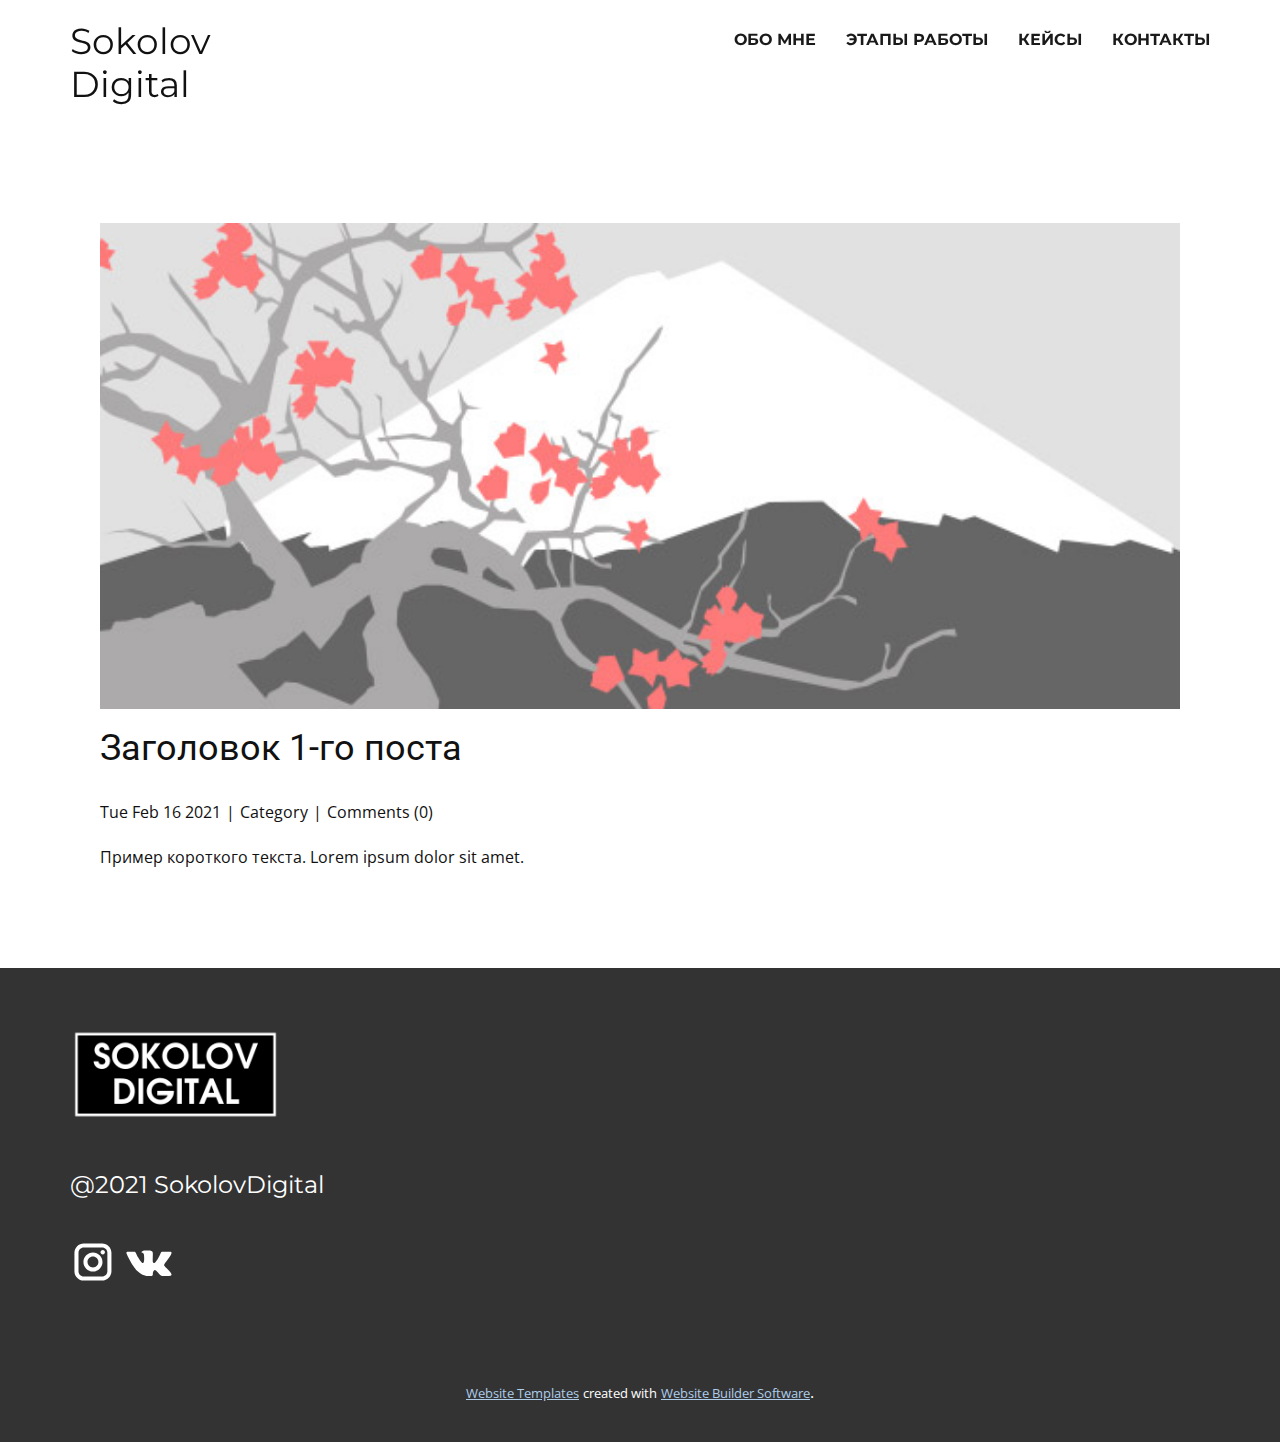
<file: Post-Template.html>
<!DOCTYPE html>
<html style="font-size: 16px;">
  <head>
    <meta name="viewport" content="width=device-width, initial-scale=1.0">
    <meta charset="utf-8">
    <meta name="keywords" content="Заголовок 1-го поста">
    <meta name="description" content="">
    <meta name="page_type" content="np-template-header-footer-from-plugin">
    <title>Post Template</title>
    <link rel="stylesheet" href="nicepage.css" media="screen">
<link rel="stylesheet" href="Post-Template.css" media="screen">
    <script class="u-script" type="text/javascript" src="jquery.js" defer=""></script>
    <script class="u-script" type="text/javascript" src="nicepage.js" defer=""></script>
    <meta name="generator" content="Nicepage 3.6.2, nicepage.com">
    <link id="u-theme-google-font" rel="stylesheet" href="https://fonts.googleapis.com/css?family=Roboto:100,100i,300,300i,400,400i,500,500i,700,700i,900,900i|Open+Sans:300,300i,400,400i,600,600i,700,700i,800,800i">
    <link id="u-page-google-font" rel="stylesheet" href="https://fonts.googleapis.com/css?family=Montserrat:100,100i,200,200i,300,300i,400,400i,500,500i,600,600i,700,700i,800,800i,900,900i">
    
    
    <script type="application/ld+json">{
		"@context": "http://schema.org",
		"@type": "Organization",
		"name": "",
		"url": "index.html",
		"sameAs": [
				"https://www.instagram.com/digital_sokolov/",
				"https://vk.com/food_tamer"
		]
}</script>
    <meta property="og:title" content="Post Template">
    <meta property="og:type" content="website">
    <meta name="theme-color" content="#478ac9">
    <link rel="canonical" href="index.html">
    <meta property="og:url" content="index.html">
  </head>
  <body class="u-body"><header class="u-clearfix u-header u-sticky u-header" id="sec-a162"><div class="u-clearfix u-sheet u-sheet-1">
        <nav class="u-menu u-menu-dropdown u-offcanvas u-menu-1">
          <div class="menu-collapse u-custom-font u-font-montserrat" style="font-size: 1rem; letter-spacing: 0px; text-transform: uppercase; font-weight: 700;">
            <a class="u-button-style u-custom-active-border-color u-custom-active-color u-custom-border u-custom-border-color u-custom-borders u-custom-hover-border-color u-custom-hover-color u-custom-left-right-menu-spacing u-custom-padding-bottom u-custom-text-active-color u-custom-text-color u-custom-text-hover-color u-custom-top-bottom-menu-spacing u-nav-link u-text-active-palette-1-base u-text-hover-palette-2-base" href="#">
              <svg><use xmlns:xlink="http://www.w3.org/1999/xlink" xlink:href="#menu-hamburger"></use></svg>
              <svg version="1.1" xmlns="http://www.w3.org/2000/svg" xmlns:xlink="http://www.w3.org/1999/xlink"><defs><symbol id="menu-hamburger" viewBox="0 0 16 16" style="width: 16px; height: 16px;"><rect y="1" width="16" height="2"></rect><rect y="7" width="16" height="2"></rect><rect y="13" width="16" height="2"></rect>
</symbol>
</defs></svg>
            </a>
          </div>
          <div class="u-custom-menu u-nav-container">
            <ul class="u-custom-font u-font-montserrat u-nav u-spacing-30 u-unstyled u-nav-1"><li class="u-nav-item"><a class="u-border-2 u-border-active-grey-90 u-border-hover-grey-50 u-border-no-left u-border-no-right u-border-no-top u-button-style u-nav-link u-text-active-grey-90 u-text-grey-90 u-text-hover-grey-90" href="Digital-Sokolov.html" style="padding: 10px 0px;">Обо мне</a>
</li><li class="u-nav-item"><a class="u-border-2 u-border-active-grey-90 u-border-hover-grey-50 u-border-no-left u-border-no-right u-border-no-top u-button-style u-nav-link u-text-active-grey-90 u-text-grey-90 u-text-hover-grey-90" style="padding: 10px 0px;">Этапы работы</a>
</li><li class="u-nav-item"><a class="u-border-2 u-border-active-grey-90 u-border-hover-grey-50 u-border-no-left u-border-no-right u-border-no-top u-button-style u-nav-link u-text-active-grey-90 u-text-grey-90 u-text-hover-grey-90" style="padding: 10px 0px;">Кейсы</a>
</li><li class="u-nav-item"><a class="u-border-2 u-border-active-grey-90 u-border-hover-grey-50 u-border-no-left u-border-no-right u-border-no-top u-button-style u-nav-link u-text-active-grey-90 u-text-grey-90 u-text-hover-grey-90" style="padding: 10px 0px;">Контакты</a>
</li></ul>
          </div>
          <div class="u-custom-menu u-nav-container-collapse">
            <div class="u-black u-container-style u-inner-container-layout u-opacity u-opacity-95 u-sidenav">
              <div class="u-sidenav-overflow">
                <div class="u-menu-close"></div>
                <ul class="u-align-center u-nav u-popupmenu-items u-unstyled u-nav-2"><li class="u-nav-item"><a class="u-button-style u-nav-link" href="Digital-Sokolov.html" style="padding: 10px 0px;">Обо мне</a>
</li><li class="u-nav-item"><a class="u-button-style u-nav-link" style="padding: 10px 0px;">Этапы работы</a>
</li><li class="u-nav-item"><a class="u-button-style u-nav-link" style="padding: 10px 0px;">Кейсы</a>
</li><li class="u-nav-item"><a class="u-button-style u-nav-link" style="padding: 10px 0px;">Контакты</a>
</li></ul>
              </div>
            </div>
            <div class="u-black u-menu-overlay u-opacity u-opacity-70"></div>
          </div>
        </nav>
        <h3 class="u-custom-font u-font-montserrat u-text u-text-1">Sokolov Digital</h3>
      </div></header>
    <section class="u-align-center u-clearfix u-section-1" id="sec-f646">
      <div class="u-clearfix u-sheet u-valign-middle-md u-valign-middle-sm u-valign-middle-xs u-sheet-1"><!--post_details--><!--post_details_options_json--><!--{"source":""}--><!--/post_details_options_json--><!--blog_post-->
        <div class="u-container-style u-expanded-width u-post-details u-post-details-1">
          <div class="u-container-layout u-valign-middle u-container-layout-1"><!--blog_post_image-->
            <img alt="" class="u-blog-control u-expanded-width u-image u-image-default u-image-1" src="images/1.jpeg"><!--/blog_post_image--><!--blog_post_header-->
            <h2 class="u-blog-control u-text u-text-1">
              <a class="u-post-header-link" href="blog/пост.html"><!--blog_post_header_content-->Заголовок 1-го поста<!--/blog_post_header_content--></a>
            </h2><!--/blog_post_header--><!--blog_post_metadata-->
            <div class="u-blog-control u-metadata u-metadata-1"><!--blog_post_metadata_date-->
              <span class="u-meta-date u-meta-icon"><!--blog_post_metadata_date_content-->Tue Feb 16 2021<!--/blog_post_metadata_date_content--></span><!--/blog_post_metadata_date--><!--blog_post_metadata_category-->
              <span class="u-meta-category u-meta-icon"><!--blog_post_metadata_category_content-->Category<!--/blog_post_metadata_category_content--></span><!--/blog_post_metadata_category--><!--blog_post_metadata_comments-->
              <span class="u-meta-comments u-meta-icon"><!--blog_post_metadata_comments_content-->Comments (0)<!--/blog_post_metadata_comments_content--></span><!--/blog_post_metadata_comments-->
            </div><!--/blog_post_metadata--><!--blog_post_content-->
            <div class="u-align-justify u-blog-control u-post-content u-text u-text-2"><!--blog_post_content_content-->Пример короткого текста. Lorem ipsum dolor sit amet.<!--/blog_post_content_content--></div><!--/blog_post_content-->
          </div>
        </div><!--/blog_post--><!--/post_details-->
      </div>
    </section>
    
    
    <footer class="u-clearfix u-footer u-grey-80" id="sec-e0c4"><div class="u-clearfix u-sheet u-sheet-1">
        <div class="u-clearfix u-expanded-width u-gutter-100 u-layout-wrap u-layout-wrap-1">
          <div class="u-gutter-0 u-layout">
            <div class="u-layout-row">
              <div class="u-align-center-sm u-align-left-md u-align-left-xl u-align-left-xs u-container-style u-layout-cell u-left-cell u-size-60 u-layout-cell-1">
                <div class="u-container-layout u-valign-middle u-container-layout-1">
                  <img src="images/11.png" alt="" class="u-image u-image-default u-preserve-proportions u-image-1" data-image-width="500" data-image-height="500">
                </div>
              </div>
            </div>
          </div>
        </div><!--position-->
        <div data-position="" class="u-expanded-width-lg u-expanded-width-md u-expanded-width-sm u-expanded-width-xs u-position u-position-1"><!--block-->
          <div class="u-block">
            <div class="u-block-container u-clearfix"><!--block_header-->
              <h5 class="u-block-header u-custom-font u-font-montserrat u-text u-text-1"><!--block_header_content--><!--/block_header_content--></h5><!--/block_header--><!--block_content-->
              <div class="u-block-content u-custom-font u-font-montserrat u-text u-text-2"><!--block_content_content-->@2021 SokolovDigital<!--/block_content_content--></div><!--/block_content-->
            </div>
          </div><!--/block-->
        </div><!--/position-->
        <div class="u-social-icons u-spacing-10 u-social-icons-1">
          <a class="u-social-url" target="_blank" href="https://www.instagram.com/digital_sokolov/"><span class="u-icon u-icon-circle u-social-icon u-social-instagram u-icon-1"><svg class="u-svg-link" preserveAspectRatio="xMidYMin slice" viewBox="0 0 112 112" style=""><use xmlns:xlink="http://www.w3.org/1999/xlink" xlink:href="#svg-2901"></use></svg><svg xmlns="http://www.w3.org/2000/svg" xmlns:xlink="http://www.w3.org/1999/xlink" version="1.1" xml:space="preserve" class="u-svg-content" viewBox="0 0 112 112" x="0px" y="0px" id="svg-2901"><path d="M55.9,32.9c-12.8,0-23.2,10.4-23.2,23.2s10.4,23.2,23.2,23.2s23.2-10.4,23.2-23.2S68.7,32.9,55.9,32.9z M55.9,69.4c-7.4,0-13.3-6-13.3-13.3c-0.1-7.4,6-13.3,13.3-13.3s13.3,6,13.3,13.3C69.3,63.5,63.3,69.4,55.9,69.4z"></path><path d="M79.7,26.8c-3,0-5.4,2.5-5.4,5.4s2.5,5.4,5.4,5.4c3,0,5.4-2.5,5.4-5.4S82.7,26.8,79.7,26.8z"></path><path d="M78.2,11H33.5C21,11,10.8,21.3,10.8,33.7v44.7c0,12.6,10.2,22.8,22.7,22.8h44.7c12.6,0,22.7-10.2,22.7-22.7 V33.7C100.8,21.1,90.6,11,78.2,11z M91,78.4c0,7.1-5.8,12.8-12.8,12.8H33.5c-7.1,0-12.8-5.8-12.8-12.8V33.7 c0-7.1,5.8-12.8,12.8-12.8h44.7c7.1,0,12.8,5.8,12.8,12.8V78.4z"></path></svg></span>
          </a>
          <a class="u-social-url" target="_blank" href="https://vk.com/food_tamer"><span class="u-icon u-icon-circle u-social-icon u-social-vk u-icon-2"><svg class="u-svg-link" preserveAspectRatio="xMidYMin slice" viewBox="0 0 112 112" style=""><use xmlns:xlink="http://www.w3.org/1999/xlink" xlink:href="#svg-db66"></use></svg><svg xmlns="http://www.w3.org/2000/svg" xmlns:xlink="http://www.w3.org/1999/xlink" version="1.1" xml:space="preserve" class="u-svg-content" viewBox="0 0 112 112" x="0px" y="0px" id="svg-db66"><path d="M106,90.1l-14.6,0.1c0,0-3.1,0.6-7.3-2.2c-5.5-3.7-10.8-13.4-14.8-12.1c-4,1.3-3.9,10-3.9,10s0,1.9-0.9,2.8 c-1,1-3,1.3-3,1.3H55c0,0-14.5,0.9-27.3-12.3C13.7,63.5,1.3,35,1.3,35s-0.7-1.9,0-2.8c0.9-1,3.3-1,3.3-1L20.3,31c0,0,1.5,0.3,2.5,1 c0.9,0.6,1.3,1.8,1.3,1.8s2.5,6.4,6,12.1c6.6,11.2,9.6,13.7,11.8,12.4c3.3-1.8,2.2-15.8,2.2-15.8s0-5.2-1.6-7.4 c-1.3-1.8-3.7-2.2-4.9-2.4c-0.9-0.1,0.6-2.2,2.4-3.1c2.8-1.3,7.8-1.5,13.7-1.3c4.6,0,6,0.3,7.8,0.7c5.4,1.3,3.6,6.4,3.6,18.3 c0,3.8-0.7,9.3,2.1,11.1c1.2,0.7,4.2,0.1,11.5-12.3c3.4-5.9,6.1-12.7,6.1-12.7s0.6-1.2,1.5-1.8c0.9-0.6,2.1-0.4,2.1-0.4l16.6-0.1 c0,0,4.9-0.6,5.8,1.6c0.9,2.4-1.8,7.8-8.7,16.7C91.1,64.1,89.7,62.8,99,71.2c8.8,8.1,10.6,12,10.9,12.6 C113.8,89.7,106,90.1,106,90.1z"></path></svg></span>
          </a>
        </div>
      </div></footer>
    <section class="u-backlink u-clearfix u-grey-80">
      <a class="u-link" href="https://nicepage.com/website-templates" target="_blank">
        <span>Website Templates</span>
      </a>
      <p class="u-text">
        <span>created with</span>
      </p>
      <a class="u-link" href="https://nicepage.com/" target="_blank">
        <span>Website Builder Software</span>
      </a>. 
    </section>
  </body>
</html>
</file>
